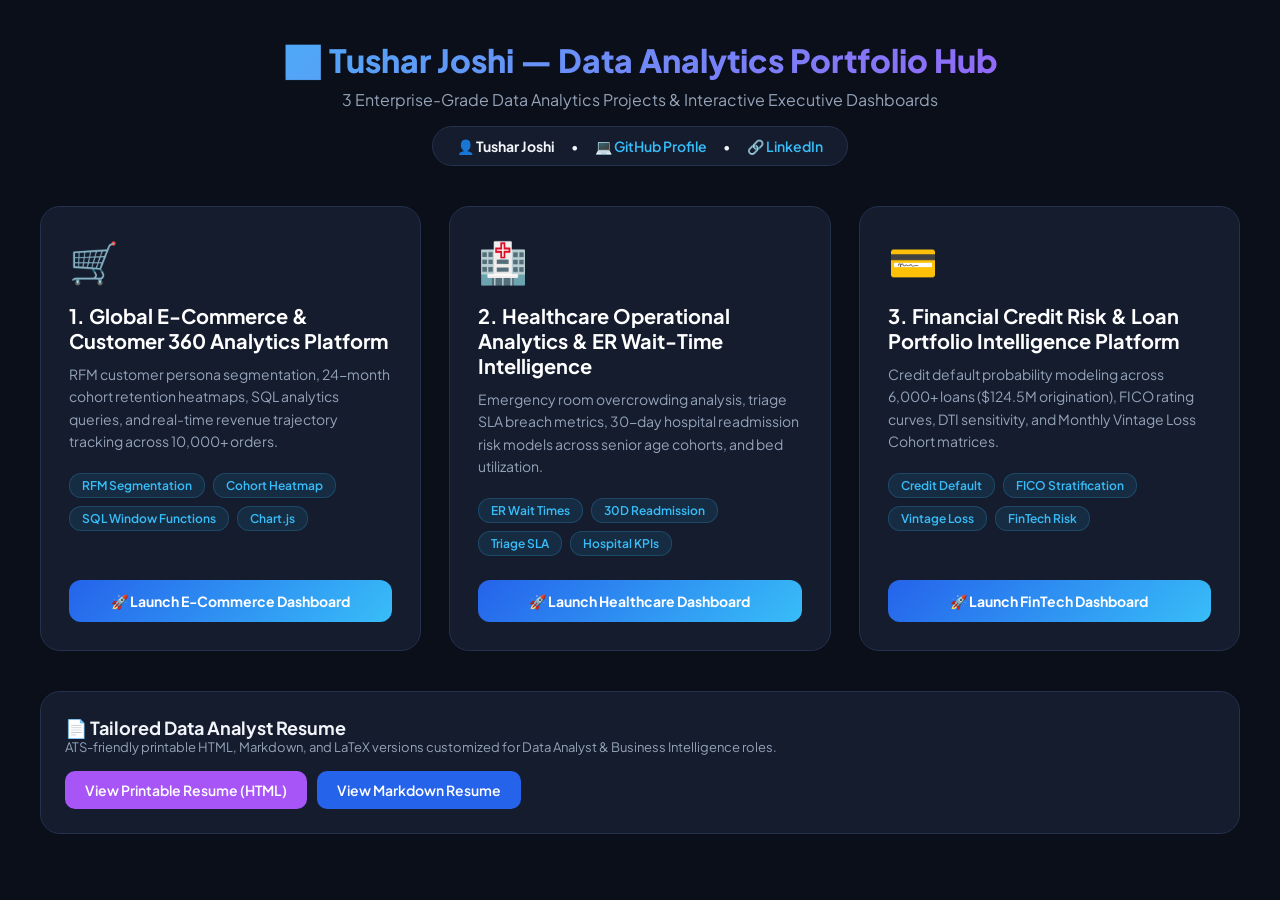
<file: portfolio_hub.html>
<!DOCTYPE html>
<html lang="en">
<head>
    <meta charset="UTF-8">
    <meta name="viewport" content="width=device-width, initial-scale=1.0">
    <title>Tushar Joshi - Master Data Analytics Portfolio</title>
    <link href="https://fonts.googleapis.com/css2?family=Plus+Jakarta+Sans:wght@300;400;500;600;700;800&display=swap" rel="stylesheet">
    <style>
        :root {
            --bg-dark: #0b0f19;
            --card-bg: #141c2e;
            --border-color: #23314d;
            --text-primary: #f1f5f9;
            --text-secondary: #94a3b8;
            --accent-blue: #38bdf8;
            --accent-green: #22c55e;
            --accent-purple: #a855f7;
            --accent-orange: #f97316;
        }

        * {
            box-sizing: border-box;
            margin: 0;
            padding: 0;
            font-family: 'Plus Jakarta Sans', sans-serif;
        }

        body {
            background-color: var(--bg-dark);
            color: var(--text-primary);
            padding: 40px 24px;
            min-height: 100vh;
        }

        .container {
            max-width: 1200px;
            margin: 0 auto;
        }

        header {
            text-align: center;
            margin-bottom: 40px;
        }

        header h1 {
            font-size: 32px;
            font-weight: 800;
            background: linear-gradient(135deg, #38bdf8, #a855f7);
            -webkit-background-clip: text;
            -webkit-text-fill-color: transparent;
            margin-bottom: 8px;
        }

        header p {
            color: var(--text-secondary);
            font-size: 16px;
        }

        .profile-badge {
            display: inline-flex;
            gap: 16px;
            margin-top: 16px;
            background: var(--card-bg);
            border: 1px solid var(--border-color);
            padding: 10px 24px;
            border-radius: 30px;
            font-size: 14px;
        }

        .profile-badge a {
            color: var(--accent-blue);
            text-decoration: none;
            font-weight: 600;
        }

        .projects-grid {
            display: grid;
            grid-template-columns: repeat(auto-fit, minmax(350px, 1fr));
            gap: 28px;
            margin-bottom: 40px;
        }

        .project-card {
            background: var(--card-bg);
            border: 1px solid var(--border-color);
            border-radius: 20px;
            padding: 28px;
            display: flex;
            flex-direction: column;
            justify-content: space-between;
            transition: transform 0.3s ease, border-color 0.3s ease;
        }

        .project-card:hover {
            transform: translateY(-6px);
            border-color: var(--accent-blue);
        }

        .card-icon {
            font-size: 40px;
            margin-bottom: 16px;
        }

        .card-title {
            font-size: 20px;
            font-weight: 700;
            color: #ffffff;
            margin-bottom: 10px;
        }

        .card-desc {
            font-size: 14px;
            color: var(--text-secondary);
            line-height: 1.6;
            margin-bottom: 20px;
        }

        .tags {
            display: flex;
            flex-wrap: wrap;
            gap: 8px;
            margin-bottom: 24px;
        }

        .tag {
            background: rgba(56, 189, 248, 0.1);
            border: 1px solid rgba(56, 189, 248, 0.2);
            color: var(--accent-blue);
            padding: 4px 12px;
            border-radius: 12px;
            font-size: 12px;
            font-weight: 600;
        }

        .btn-launch {
            display: inline-block;
            text-align: center;
            background: linear-gradient(135deg, #2563eb, #38bdf8);
            color: #ffffff;
            padding: 12px 20px;
            border-radius: 12px;
            text-decoration: none;
            font-weight: 700;
            font-size: 14px;
            transition: opacity 0.2s ease;
        }

        .btn-launch:hover {
            opacity: 0.9;
        }

        .resume-banner {
            background: var(--card-bg);
            border: 1px solid var(--border-color);
            border-radius: 20px;
            padding: 24px;
            display: flex;
            justify-content: space-between;
            align-items: center;
            flex-wrap: wrap;
            gap: 16px;
        }

        .resume-banner h3 {
            font-size: 18px;
            font-weight: 700;
        }

        .resume-banner p {
            font-size: 13px;
            color: var(--text-secondary);
        }

        .btn-resume {
            background: var(--accent-purple);
            color: #ffffff;
            padding: 10px 20px;
            border-radius: 10px;
            text-decoration: none;
            font-weight: 600;
            font-size: 14px;
        }
    </style>
</head>
<body>

<div class="container">
    <header>
        <h1>📊 Tushar Joshi — Data Analytics Portfolio Hub</h1>
        <p>3 Enterprise-Grade Data Analytics Projects & Interactive Executive Dashboards</p>
        <div class="profile-badge">
            <span>👤 <strong>Tushar Joshi</strong></span> •
            <span>💻 <a href="https://github.com/TusharJoshi7" target="_blank">GitHub Profile</a></span> •
            <span>🔗 <a href="https://linkedin.com/in/tushar-joshi-02abab230" target="_blank">LinkedIn</a></span>
        </div>
    </header>

    <div class="projects-grid">
        <!-- Project 1 -->
        <div class="project-card">
            <div>
                <div class="card-icon">🛒</div>
                <h2 class="card-title">1. Global E-Commerce & Customer 360 Analytics Platform</h2>
                <p class="card-desc">
                    RFM customer persona segmentation, 24-month cohort retention heatmaps, SQL analytics queries, and real-time revenue trajectory tracking across 10,000+ orders.
                </p>
                <div class="tags">
                    <span class="tag">RFM Segmentation</span>
                    <span class="tag">Cohort Heatmap</span>
                    <span class="tag">SQL Window Functions</span>
                    <span class="tag">Chart.js</span>
                </div>
            </div>
            <a href="dashboard/index.html" class="btn-launch" target="_blank">🚀 Launch E-Commerce Dashboard</a>
        </div>

        <!-- Project 2 -->
        <div class="project-card">
            <div>
                <div class="card-icon">🏥</div>
                <h2 class="card-title">2. Healthcare Operational Analytics & ER Wait-Time Intelligence</h2>
                <p class="card-desc">
                    Emergency room overcrowding analysis, triage SLA breach metrics, 30-day hospital readmission risk models across senior age cohorts, and bed utilization.
                </p>
                <div class="tags">
                    <span class="tag">ER Wait Times</span>
                    <span class="tag">30D Readmission</span>
                    <span class="tag">Triage SLA</span>
                    <span class="tag">Hospital KPIs</span>
                </div>
            </div>
            <a href="Project-2-Healthcare-Operations-Analytics/dashboard/index.html" class="btn-launch" target="_blank">🚀 Launch Healthcare Dashboard</a>
        </div>

        <!-- Project 3 -->
        <div class="project-card">
            <div>
                <div class="card-icon">💳</div>
                <h2 class="card-title">3. Financial Credit Risk & Loan Portfolio Intelligence Platform</h2>
                <p class="card-desc">
                    Credit default probability modeling across 6,000+ loans ($124.5M origination), FICO rating curves, DTI sensitivity, and Monthly Vintage Loss Cohort matrices.
                </p>
                <div class="tags">
                    <span class="tag">Credit Default</span>
                    <span class="tag">FICO Stratification</span>
                    <span class="tag">Vintage Loss</span>
                    <span class="tag">FinTech Risk</span>
                </div>
            </div>
            <a href="Project-3-Financial-Credit-Risk-Analytics/dashboard/index.html" class="btn-launch" target="_blank">🚀 Launch FinTech Dashboard</a>
        </div>
    </div>

    <!-- Resume Banner -->
    <div class="resume-banner">
        <div>
            <h3>📄 Tailored Data Analyst Resume</h3>
            <p>ATS-friendly printable HTML, Markdown, and LaTeX versions customized for Data Analyst & Business Intelligence roles.</p>
        </div>
        <div style="display: flex; gap: 10px;">
            <a href="Resume/Tushar_Joshi_Data_Analyst_Resume.html" class="btn-resume" target="_blank">View Printable Resume (HTML)</a>
            <a href="Resume/Tushar_Joshi_Data_Analyst_Resume.md" class="btn-resume" style="background: #2563eb;" target="_blank">View Markdown Resume</a>
        </div>
    </div>
</div>

</body>
</html>
</file>
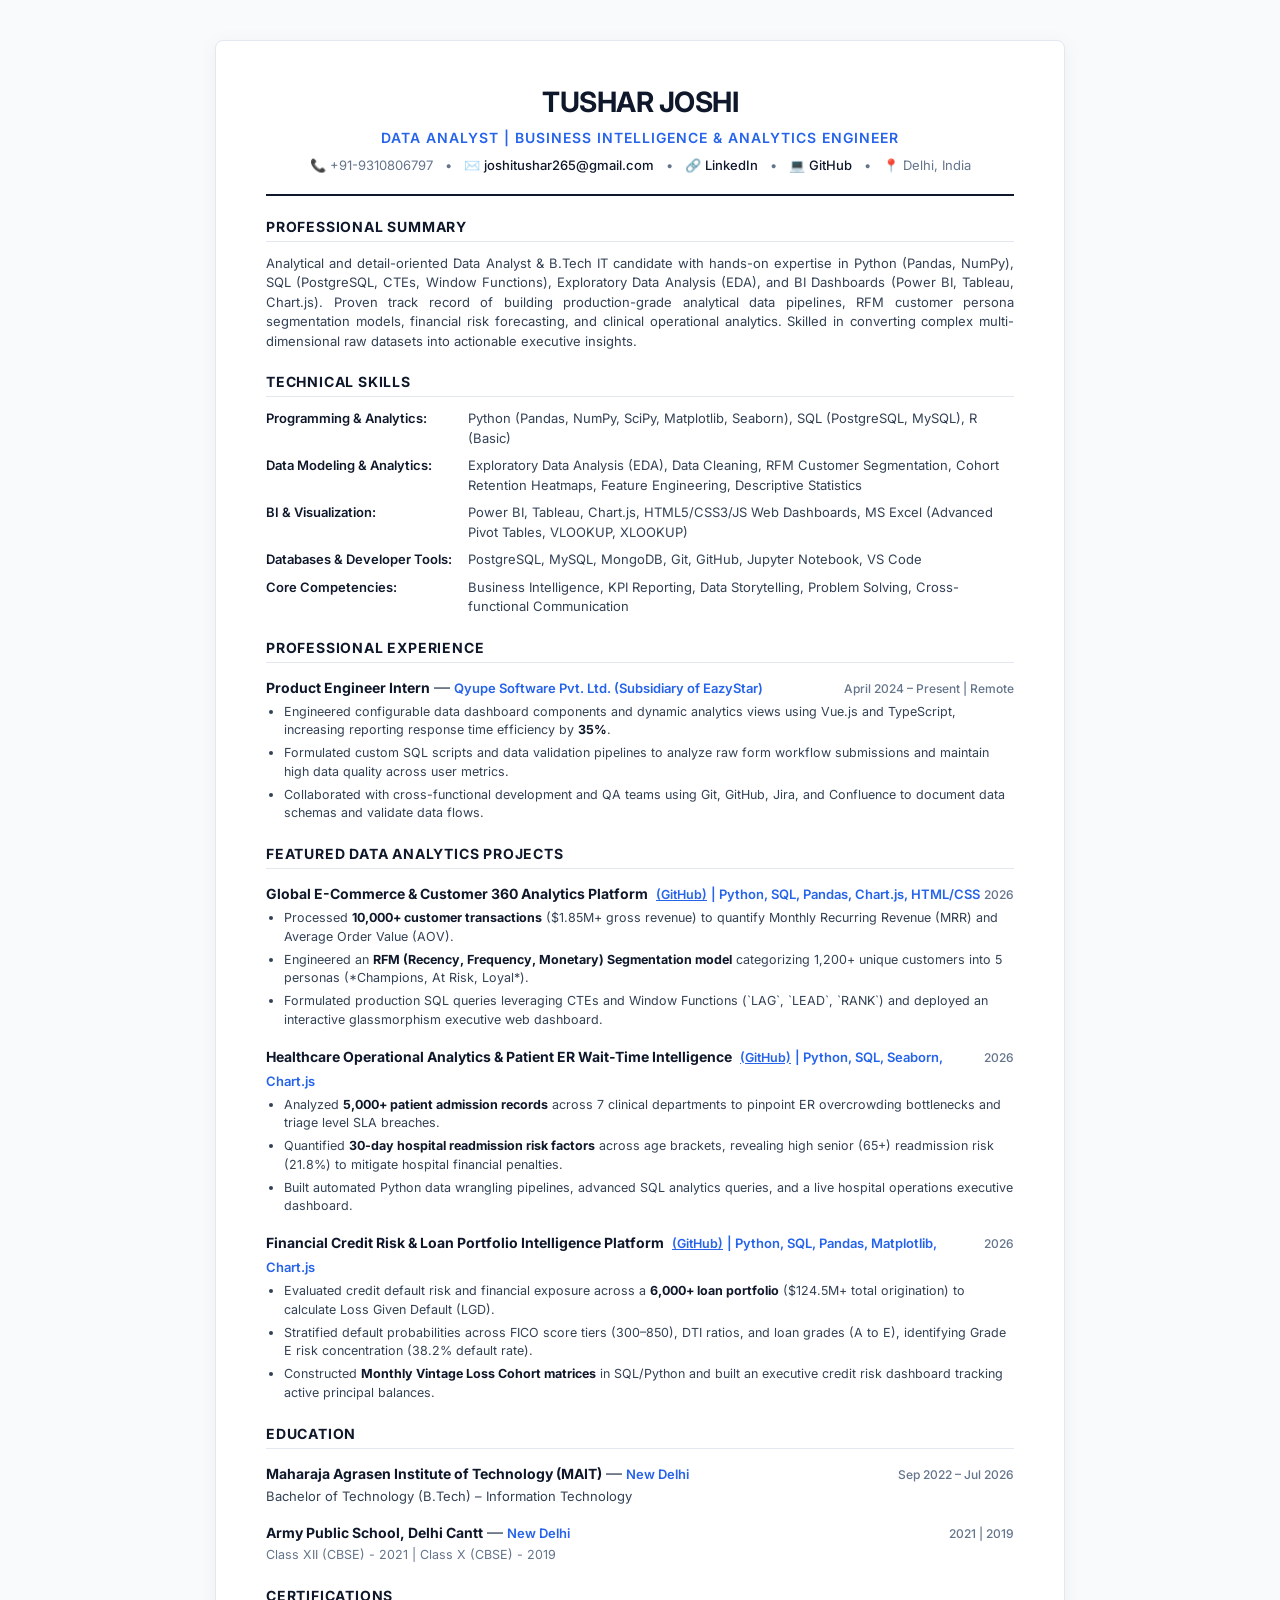
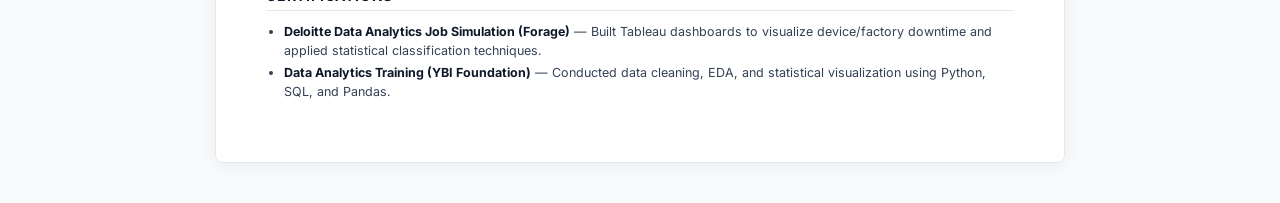
<file: Resume/Tushar_Joshi_Data_Analyst_Resume.html>
<!DOCTYPE html>
<html lang="en">
<head>
    <meta charset="UTF-8">
    <meta name="viewport" content="width=device-width, initial-scale=1.0">
    <title>Tushar Joshi - Data Analyst Resume</title>
    <link href="https://fonts.googleapis.com/css2?family=Inter:wght@300;400;500;600;700&display=swap" rel="stylesheet">
    <style>
        :root {
            --primary-color: #0f172a;
            --accent-color: #2563eb;
            --text-main: #334155;
            --text-dark: #0f172a;
            --text-light: #64748b;
            --border-color: #e2e8f0;
        }

        * {
            box-sizing: border-box;
            margin: 0;
            padding: 0;
            font-family: 'Inter', -apple-system, BlinkMacSystemFont, sans-serif;
        }

        body {
            background-color: #f8fafc;
            color: var(--text-main);
            line-height: 1.5;
            padding: 40px 20px;
        }

        .resume-page {
            max-width: 850px;
            margin: 0 auto;
            background: #ffffff;
            padding: 40px 50px;
            border-radius: 8px;
            box-shadow: 0 4px 20px rgba(0, 0, 0, 0.05);
            border: 1px solid var(--border-color);
        }

        /* Header */
        header {
            text-align: center;
            padding-bottom: 18px;
            border-bottom: 2px solid var(--primary-color);
            margin-bottom: 20px;
        }

        header h1 {
            font-size: 28px;
            font-weight: 700;
            color: var(--text-dark);
            letter-spacing: -0.5px;
            margin-bottom: 4px;
        }

        header .target-role {
            font-size: 14px;
            font-weight: 600;
            color: var(--accent-color);
            text-transform: uppercase;
            letter-spacing: 1px;
            margin-bottom: 8px;
        }

        header .contact-info {
            font-size: 13px;
            color: var(--text-light);
            display: flex;
            justify-content: center;
            flex-wrap: wrap;
            gap: 12px;
        }

        header .contact-info a {
            color: var(--text-dark);
            text-decoration: none;
            font-weight: 500;
        }

        header .contact-info a:hover {
            color: var(--accent-color);
        }

        /* Section Styling */
        section {
            margin-bottom: 20px;
        }

        h2.section-title {
            font-size: 14px;
            font-weight: 700;
            text-transform: uppercase;
            letter-spacing: 0.8px;
            color: var(--primary-color);
            border-bottom: 1px solid var(--border-color);
            padding-bottom: 4px;
            margin-bottom: 12px;
        }

        /* Summary */
        .summary-text {
            font-size: 13px;
            color: var(--text-main);
            text-align: justify;
        }

        /* Skills Grid */
        .skills-grid {
            display: grid;
            grid-template-columns: auto 1fr;
            gap: 8px 16px;
            font-size: 13px;
        }

        .skill-category {
            font-weight: 600;
            color: var(--text-dark);
        }

        .skill-list {
            color: var(--text-main);
        }

        /* Experience & Projects Items */
        .item {
            margin-bottom: 14px;
        }

        .item:last-child {
            margin-bottom: 0;
        }

        .item-header {
            display: flex;
            justify-content: space-between;
            align-items: baseline;
            margin-bottom: 2px;
        }

        .item-title {
            font-size: 14px;
            font-weight: 700;
            color: var(--text-dark);
        }

        .item-subtitle {
            font-size: 13px;
            font-weight: 600;
            color: var(--accent-color);
        }

        .github-link {
            font-size: 12.5px;
            font-weight: 600;
            color: var(--accent-color);
            text-decoration: underline;
            margin-left: 4px;
        }

        .item-date {
            font-size: 12px;
            font-weight: 500;
            color: var(--text-light);
        }

        ul.bullets {
            padding-left: 18px;
            margin-top: 4px;
        }

        ul.bullets li {
            font-size: 12.5px;
            color: var(--text-main);
            margin-bottom: 4px;
        }

        ul.bullets li strong {
            color: var(--text-dark);
        }

        /* Print Media Styles for PDF export */
        @media print {
            body {
                background: none;
                padding: 0;
            }
            .resume-page {
                box-shadow: none;
                border: none;
                padding: 0;
                max-width: 100%;
            }
            @page {
                margin: 15mm 15mm 15mm 15mm;
                size: A4;
            }
        }
    </style>
</head>
<body>

<div class="resume-page">
    <!-- Header -->
    <header>
        <h1>TUSHAR JOSHI</h1>
        <div class="target-role">Data Analyst | Business Intelligence & Analytics Engineer</div>
        <div class="contact-info">
            <span>📞 +91-9310806797</span> •
            <span>✉️ <a href="mailto:joshitushar265@gmail.com">joshitushar265@gmail.com</a></span> •
            <span>🔗 <a href="https://linkedin.com/in/tushar-joshi-02abab230" target="_blank">LinkedIn</a></span> •
            <span>💻 <a href="https://github.com/TusharJoshi7" target="_blank">GitHub</a></span> •
            <span>📍 Delhi, India</span>
        </div>
    </header>

    <!-- Professional Summary -->
    <section>
        <h2 class="section-title">Professional Summary</h2>
        <p class="summary-text">
            Analytical and detail-oriented Data Analyst & B.Tech IT candidate with hands-on expertise in Python (Pandas, NumPy), SQL (PostgreSQL, CTEs, Window Functions), Exploratory Data Analysis (EDA), and BI Dashboards (Power BI, Tableau, Chart.js). Proven track record of building production-grade analytical data pipelines, RFM customer persona segmentation models, financial risk forecasting, and clinical operational analytics. Skilled in converting complex multi-dimensional raw datasets into actionable executive insights.
        </p>
    </section>

    <!-- Technical Skills -->
    <section>
        <h2 class="section-title">Technical Skills</h2>
        <div class="skills-grid">
            <div class="skill-category">Programming & Analytics:</div>
            <div class="skill-list">Python (Pandas, NumPy, SciPy, Matplotlib, Seaborn), SQL (PostgreSQL, MySQL), R (Basic)</div>

            <div class="skill-category">Data Modeling & Analytics:</div>
            <div class="skill-list">Exploratory Data Analysis (EDA), Data Cleaning, RFM Customer Segmentation, Cohort Retention Heatmaps, Feature Engineering, Descriptive Statistics</div>

            <div class="skill-category">BI & Visualization:</div>
            <div class="skill-list">Power BI, Tableau, Chart.js, HTML5/CSS3/JS Web Dashboards, MS Excel (Advanced Pivot Tables, VLOOKUP, XLOOKUP)</div>

            <div class="skill-category">Databases & Developer Tools:</div>
            <div class="skill-list">PostgreSQL, MySQL, MongoDB, Git, GitHub, Jupyter Notebook, VS Code</div>

            <div class="skill-category">Core Competencies:</div>
            <div class="skill-list">Business Intelligence, KPI Reporting, Data Storytelling, Problem Solving, Cross-functional Communication</div>
        </div>
    </section>

    <!-- Experience -->
    <section>
        <h2 class="section-title">Professional Experience</h2>
        <div class="item">
            <div class="item-header">
                <div>
                    <span class="item-title">Product Engineer Intern</span> — <span class="item-subtitle">Qyupe Software Pvt. Ltd. (Subsidiary of EazyStar)</span>
                </div>
                <div class="item-date">April 2024 – Present | Remote</div>
            </div>
            <ul class="bullets">
                <li>Engineered configurable data dashboard components and dynamic analytics views using Vue.js and TypeScript, increasing reporting response time efficiency by <strong>35%</strong>.</li>
                <li>Formulated custom SQL scripts and data validation pipelines to analyze raw form workflow submissions and maintain high data quality across user metrics.</li>
                <li>Collaborated with cross-functional development and QA teams using Git, GitHub, Jira, and Confluence to document data schemas and validate data flows.</li>
            </ul>
        </div>
    </section>

    <!-- Projects -->
    <section>
        <h2 class="section-title">Featured Data Analytics Projects</h2>

        <div class="item">
            <div class="item-header">
                <div>
                    <span class="item-title">Global E-Commerce & Customer 360 Analytics Platform</span>
                    <a href="https://github.com/TusharJoshi7/Global-Ecommerce-Customer-360-Analytics" target="_blank" class="github-link">(GitHub)</a>
                    <span class="item-subtitle">| Python, SQL, Pandas, Chart.js, HTML/CSS</span>
                </div>
                <div class="item-date">2026</div>
            </div>
            <ul class="bullets">
                <li>Processed <strong>10,000+ customer transactions</strong> ($1.85M+ gross revenue) to quantify Monthly Recurring Revenue (MRR) and Average Order Value (AOV).</li>
                <li>Engineered an <strong>RFM (Recency, Frequency, Monetary) Segmentation model</strong> categorizing 1,200+ unique customers into 5 personas (*Champions, At Risk, Loyal*).</li>
                <li>Formulated production SQL queries leveraging CTEs and Window Functions (`LAG`, `LEAD`, `RANK`) and deployed an interactive glassmorphism executive web dashboard.</li>
            </ul>
        </div>

        <div class="item">
            <div class="item-header">
                <div>
                    <span class="item-title">Healthcare Operational Analytics & Patient ER Wait-Time Intelligence</span>
                    <a href="https://github.com/TusharJoshi7/Healthcare-Operations-Patient-Analytics" target="_blank" class="github-link">(GitHub)</a>
                    <span class="item-subtitle">| Python, SQL, Seaborn, Chart.js</span>
                </div>
                <div class="item-date">2026</div>
            </div>
            <ul class="bullets">
                <li>Analyzed <strong>5,000+ patient admission records</strong> across 7 clinical departments to pinpoint ER overcrowding bottlenecks and triage level SLA breaches.</li>
                <li>Quantified <strong>30-day hospital readmission risk factors</strong> across age brackets, revealing high senior (65+) readmission risk (21.8%) to mitigate hospital financial penalties.</li>
                <li>Built automated Python data wrangling pipelines, advanced SQL analytics queries, and a live hospital operations executive dashboard.</li>
            </ul>
        </div>

        <div class="item">
            <div class="item-header">
                <div>
                    <span class="item-title">Financial Credit Risk & Loan Portfolio Intelligence Platform</span>
                    <a href="https://github.com/TusharJoshi7/Financial-Credit-Risk-Analytics" target="_blank" class="github-link">(GitHub)</a>
                    <span class="item-subtitle">| Python, SQL, Pandas, Matplotlib, Chart.js</span>
                </div>
                <div class="item-date">2026</div>
            </div>
            <ul class="bullets">
                <li>Evaluated credit default risk and financial exposure across a <strong>6,000+ loan portfolio</strong> ($124.5M+ total origination) to calculate Loss Given Default (LGD).</li>
                <li>Stratified default probabilities across FICO score tiers (300–850), DTI ratios, and loan grades (A to E), identifying Grade E risk concentration (38.2% default rate).</li>
                <li>Constructed <strong>Monthly Vintage Loss Cohort matrices</strong> in SQL/Python and built an executive credit risk dashboard tracking active principal balances.</li>
            </ul>
        </div>
    </section>

    <!-- Education -->
    <section>
        <h2 class="section-title">Education</h2>
        <div class="item">
            <div class="item-header">
                <div>
                    <span class="item-title">Maharaja Agrasen Institute of Technology (MAIT)</span> — <span class="item-subtitle">New Delhi</span>
                </div>
                <div class="item-date">Sep 2022 – Jul 2026</div>
            </div>
            <div style="font-size: 13px; color: var(--text-main);">Bachelor of Technology (B.Tech) – Information Technology</div>
        </div>
        <div class="item" style="margin-top: 6px;">
            <div class="item-header">
                <div>
                    <span class="item-title">Army Public School, Delhi Cantt</span> — <span class="item-subtitle">New Delhi</span>
                </div>
                <div class="item-date">2021 | 2019</div>
            </div>
            <div style="font-size: 12.5px; color: var(--text-light);">Class XII (CBSE) - 2021 | Class X (CBSE) - 2019</div>
        </div>
    </section>

    <!-- Certifications -->
    <section>
        <h2 class="section-title">Certifications</h2>
        <ul class="bullets">
            <li><strong>Deloitte Data Analytics Job Simulation (Forage)</strong> — Built Tableau dashboards to visualize device/factory downtime and applied statistical classification techniques.</li>
            <li><strong>Data Analytics Training (YBI Foundation)</strong> — Conducted data cleaning, EDA, and statistical visualization using Python, SQL, and Pandas.</li>
        </ul>
    </section>
</div>

</body>
</html>
</file>
